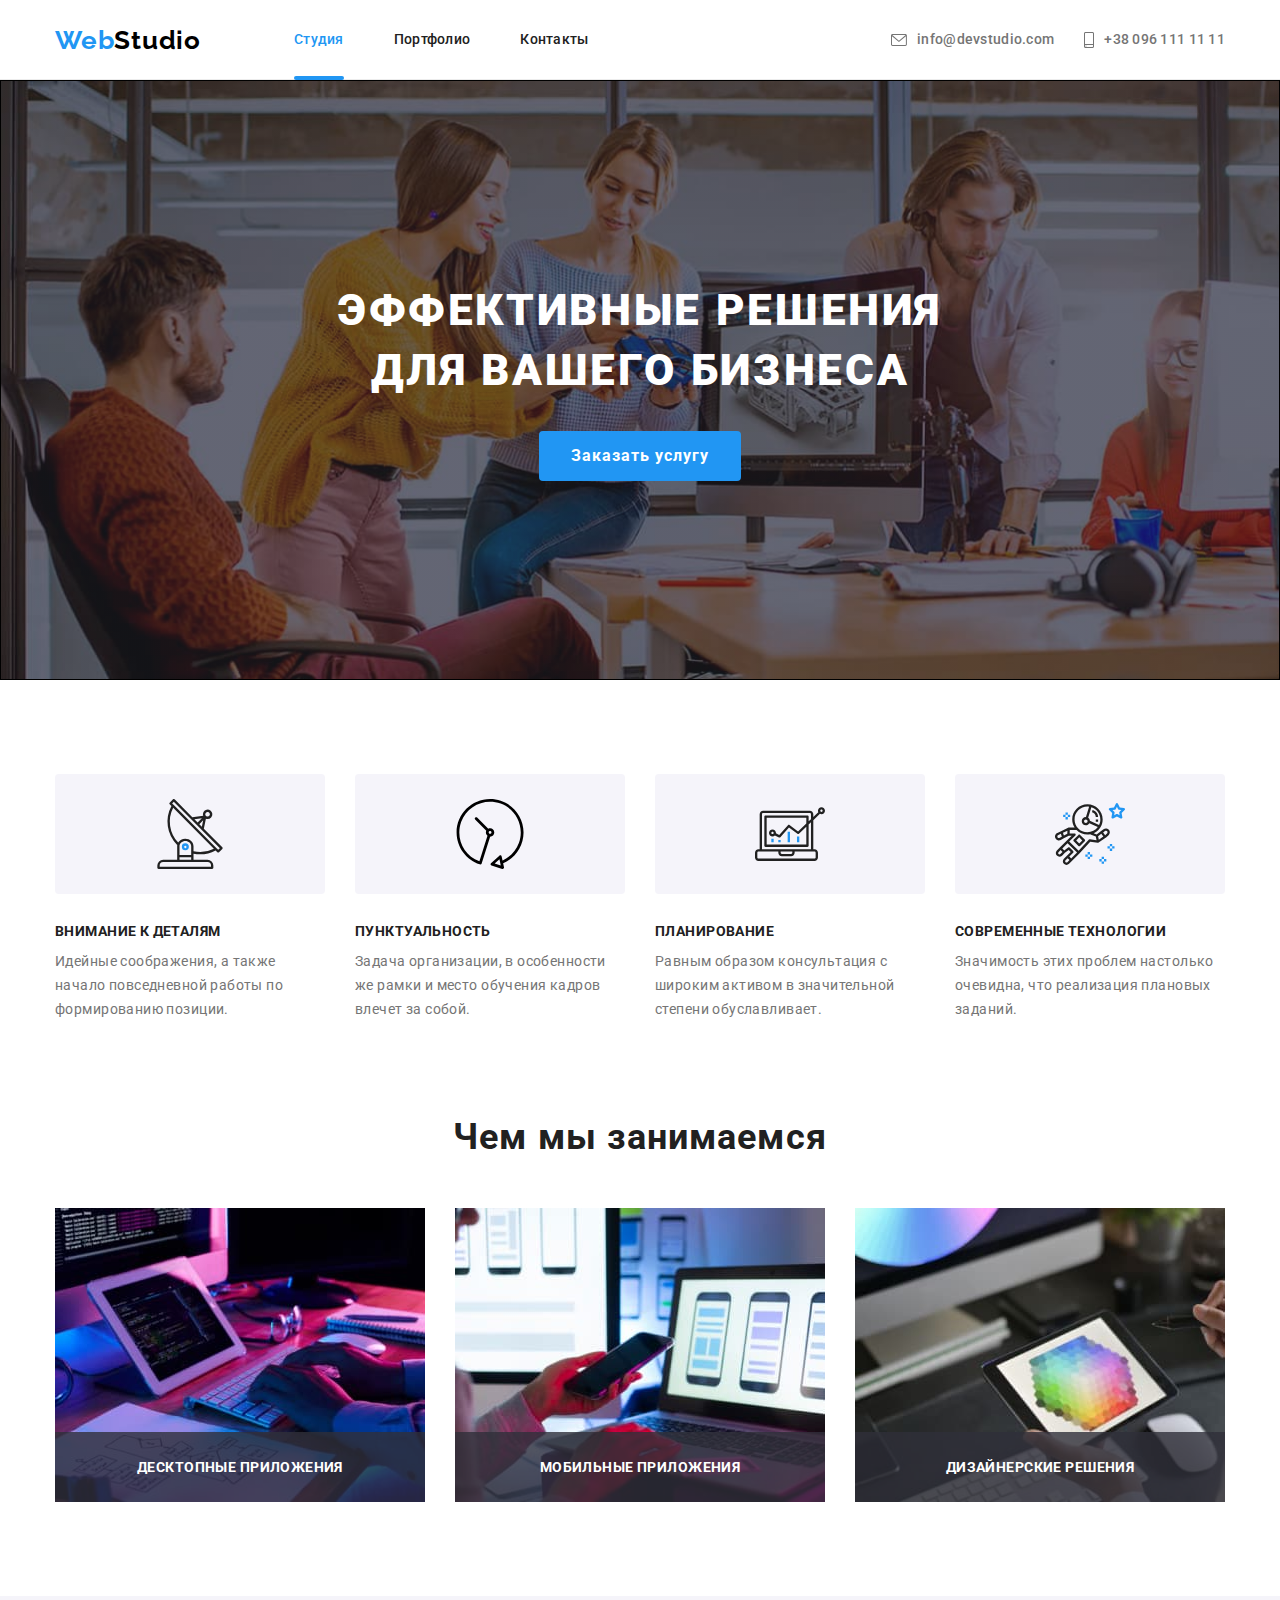
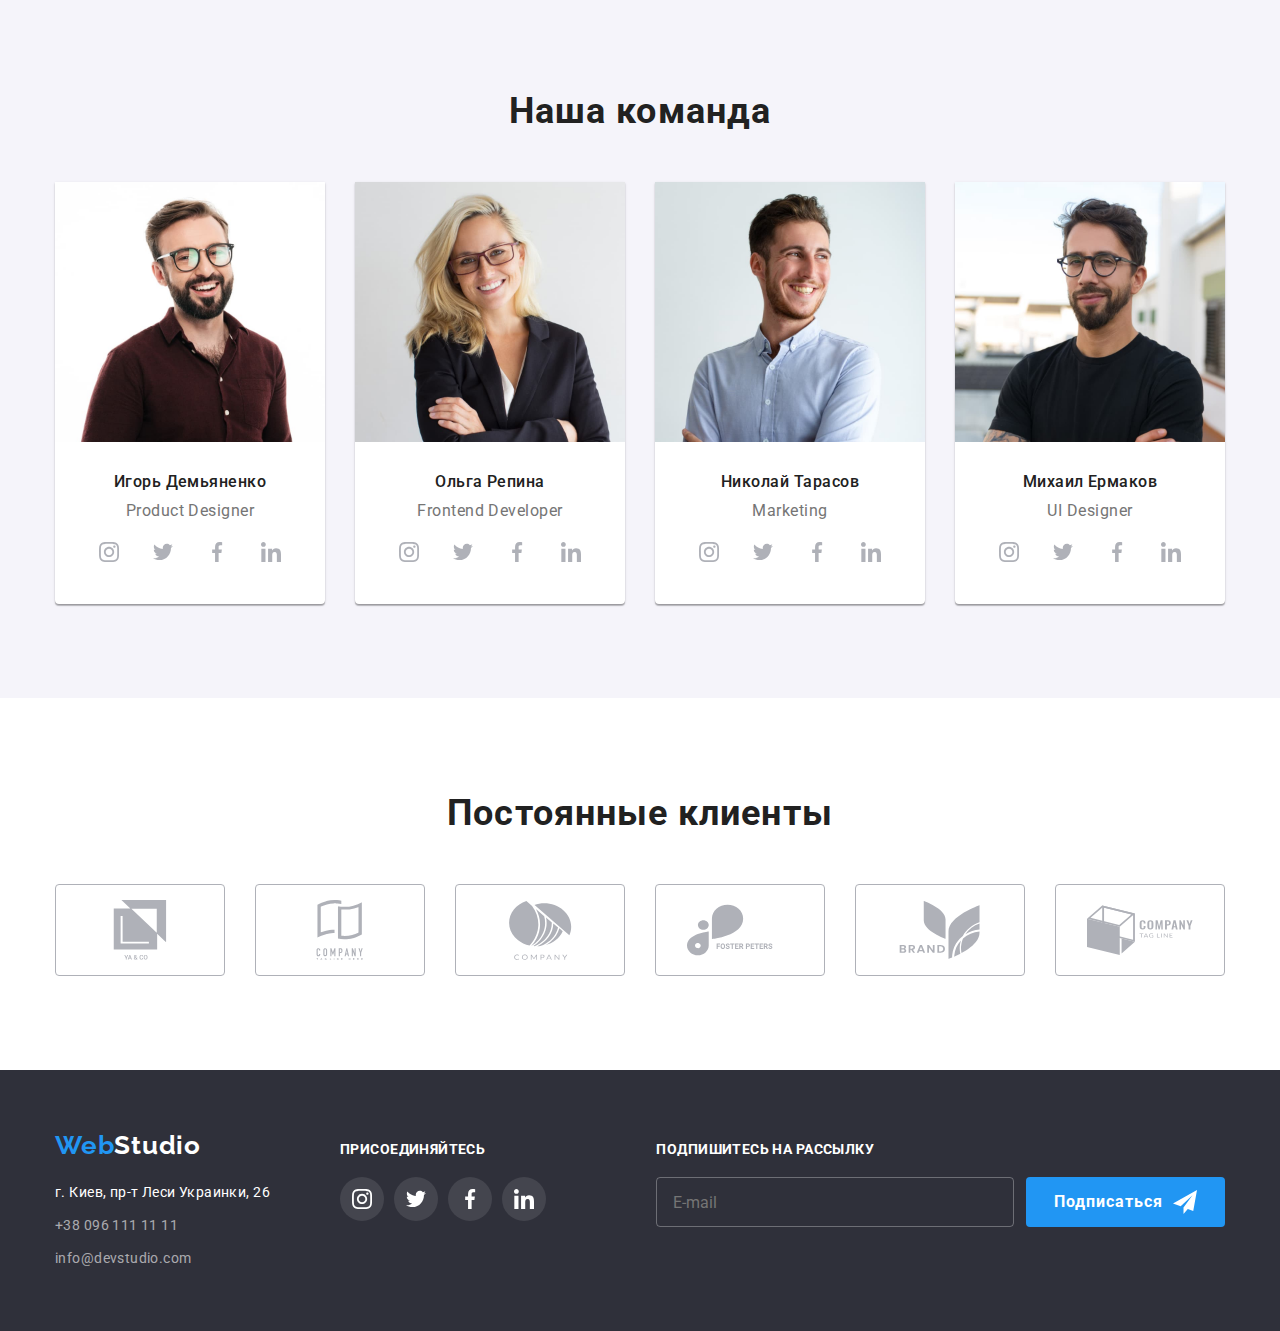
<file: index.html>
<!DOCTYPE html>
<html lang="ru">
  <head>
    <meta charset="UTF-8" />
    <meta http-equiv="X-UA-Compatible" content="IE=edge" />
    <meta name="viewport" content="width=device-width, initial-scale=1.0" />
    <title>Document</title>
    <link rel="preconnect" href="https://fonts.googleapis.com" />
    <link rel="preconnect" href="https://fonts.gstatic.com" crossorigin />
    <link
      href="https://fonts.googleapis.com/css2?family=Raleway:wght@700&family=Roboto:wght@400;500;700;900&display=swap"
      rel="stylesheet"
    />
    <link
      rel="stylesheet"
      href="https://cdnjs.cloudflare.com/ajax/libs/modern-normalize/1.1.0/modern-normalize.css"
    />
    <link rel="stylesheet" href="./css/styles.css" />
  </head>

  <body>
    <!-- header section -->
    <header class="header">
      <div class="header-container container">
        <nav class="navigation">
          <a class="logo link" lang="en" href="index.html">
            Web<span class="logo-header">Studio</span>
          </a>
          <ul class="nav-list list">
            <li class="nav-list-item">
              <a class="nav-list-link link accent current" href="./index.html">Студия</a>
            </li>
            <li class="nav-list-item">
              <a class="nav-list-link link accent" href="./portfolio.html">Портфолио</a>
            </li>
            <li class="nav-list-item">
              <a class="nav-list-link link accent" href="">Контакты</a>
            </li>
          </ul>
        </nav>
        <ul class="contacts list">
          <li class="contact-item">
            <a class="contact-link link accent" href="mailto:info@devstudio.com">
              <svg class="contact-icon" width="16" height="12">
                <use href="./images/icons.svg#envelope"></use>
              </svg>
              info@devstudio.com</a
            >
          </li>
          <li class="contact-item">
            <a class="contact-link link accent" href="tel:+380961111111">
              <svg class="contact-icon" width="10" height="16">
                <use href="./images/icons.svg#smartphone"></use>
              </svg>
              +38 096 111 11 11</a
            >
          </li>
        </ul>
      </div>
    </header>
    <!-- main content section -->
    <main class="main-section">
      <!-- hero section -->
      <section class="hero">
        <div class="hero-container container">
          <h1 class="main-title">Эффективные решения<br />для вашего бизнеса</h1>
          <button class="button" type="button" data-modal-open>Заказать услугу</button>
        </div>
      </section>
      <!--main features-->
      <section class="main-features section">
        <div class="features-container container">
          <h2 class="features-title visually-hidden">наши преимущества</h2>
          <ul class="features-list list">
            <li class="main-features-item satellite-dish">
              <h3 class="main-features-title">Внимание к деталям</h3>
              <p class="text description">
                Идейные соображения, а также начало повседневной работы по формированию позиции.
              </p>
            </li>
            <li class="main-features-item watches">
              <h3 class="main-features-title">Пунктуальность</h3>
              <p class="text description">
                Задача организации, в особенности же рамки и место обучения кадров влечет за собой.
              </p>
            </li>
            <li class="main-features-item diagram">
              <h3 class="main-features-title">Планирование</h3>
              <p class="text description">
                Равным образом консультация с широким активом в значительной степени обуславливает.
              </p>
            </li>
            <li class="main-features-item astronaut">
              <h3 class="main-features-title">Современные технологии</h3>
              <p class="text description">
                Значимость этих проблем настолько очевидна, что реализация плановых заданий.
              </p>
            </li>
          </ul>
        </div>
      </section>
      <!-- what-we-do section -->
      <section class="work-process section">
        <div class="work-process-container container">
          <h2 class="sabtitle">Чем мы занимаемся</h2>
          <ul class="work-process-list list">
            <li class="work-process-item">
              <img
                class="work-process-img"
                src="./images/box-1.jpg"
                alt="процесс разработки"
                width="370"
                height="294"
              />
              <h3 class="work-process-subtitle">Десктопные приложения</h3>
            </li>
            <li class="work-process-item">
              <img
                class="work-process-img"
                src="./images/box-2.jpg"
                alt="оформление мобильного преложения"
                width="370"
                height="294"
              />
              <h3 class="work-process-subtitle">Мобильные приложения</h3>
            </li>
            <li class="work-process-item">
              <img
                class="work-process-img"
                src="./images/box-3.jpg"
                alt="палитра цветов на планшете"
                width="370"
                height="294"
              />
              <h3 class="work-process-subtitle">Дизайнерские решения</h3>
            </li>
          </ul>
        </div>
      </section>
      <!-- Our team section -->
      <section class="our-team section">
        <div class="our-team-container container">
          <h2 class="our-team-title sabtitle">Наша команда</h2>
          <ul class="employees-list list">
            <li class="employee">
              <img
                class="employee-img"
                src="./images/img.jpg"
                alt="Игорь Демьяненко"
                width="270"
                height="260"
              />
              <div class="employeee-info-container">
                <h3 class="employee-name">Игорь Демьяненко</h3>
                <p class="position" lang="en">Product Designer</p>
                <ul class="socials-list list">
                  <li class="social-item">
                    <a href="" class="employee-social-link social-bg link">
                      <svg class="social-icon" width="20" height="20">
                        <use href="./images/icons.svg#instagram"></use>
                      </svg>
                    </a>
                  </li>
                  <li class="social-item">
                    <a href="" class="employee-social-link social-bg link">
                      <svg class="social-icon" width="20" height="20">
                        <use href="./images/icons.svg#twitter"></use>
                      </svg>
                    </a>
                  </li>
                  <li class="social-item">
                    <a href="" class="employee-social-link social-bg link">
                      <svg class="social-icon" width="20" height="20">
                        <use href="./images/icons.svg#facebook"></use>
                      </svg>
                    </a>
                  </li>
                  <li class="social-item">
                    <a href="" class="employee-social-link social-bg link">
                      <svg class="social-icon" width="20" height="20">
                        <use href="./images/icons.svg#linkedin"></use>
                      </svg>
                    </a>
                  </li>
                </ul>
              </div>
            </li>
            <li class="employee">
              <img
                class="employee-img"
                src="./images/img-1.jpg"
                alt="Ольга Репина"
                width="270"
                height="260"
              />
              <div class="employeee-info-container">
                <h3 class="employee-name">Ольга Репина</h3>
                <p class="position">Frontend Developer</p>
                <ul class="socials-list list">
                  <li class="social-item">
                    <a href="" class="employee-social-link social-bg link">
                      <svg class="social-icon" width="20" height="20">
                        <use href="./images/icons.svg#instagram"></use>
                      </svg>
                    </a>
                  </li>
                  <li class="social-item">
                    <a href="" class="employee-social-link social-bg link">
                      <svg class="social-icon" width="20" height="20">
                        <use href="./images/icons.svg#twitter"></use>
                      </svg>
                    </a>
                  </li>
                  <li class="social-item">
                    <a href="" class="employee-social-link social-bg link">
                      <svg class="social-icon" width="20" height="20">
                        <use href="./images/icons.svg#facebook"></use>
                      </svg>
                    </a>
                  </li>
                  <li class="social-item">
                    <a href="" class="employee-social-link social-bg link">
                      <svg class="social-icon" width="20" height="20">
                        <use href="./images/icons.svg#linkedin"></use>
                      </svg>
                    </a>
                  </li>
                </ul>
              </div>
            </li>
            <li class="employee">
              <img
                class="employee-img"
                src="./images/img-2.jpg"
                alt="Николай Тарасов"
                width="270"
                height="260"
              />
              <div class="employeee-info-container">
                <h3 class="employee-name">Николай Тарасов</h3>
                <p class="position">Marketing</p>
                <ul class="socials-list list">
                  <li class="social-item">
                    <a href="" class="employee-social-link social-bg link">
                      <svg class="social-icon" width="20" height="20">
                        <use href="./images/icons.svg#instagram"></use>
                      </svg>
                    </a>
                  </li>
                  <li class="social-item">
                    <a href="" class="employee-social-link social-bg link">
                      <svg class="social-icon" width="20" height="20">
                        <use href="./images/icons.svg#twitter"></use>
                      </svg>
                    </a>
                  </li>
                  <li class="social-item">
                    <a href="" class="employee-social-link social-bg link">
                      <svg class="social-icon" width="20" height="20">
                        <use href="./images/icons.svg#facebook"></use>
                      </svg>
                    </a>
                  </li>
                  <li class="social-item">
                    <a href="" class="employee-social-link social-bg link">
                      <svg class="social-icon" width="20" height="20">
                        <use href="./images/icons.svg#linkedin"></use>
                      </svg>
                    </a>
                  </li>
                </ul>
              </div>
            </li>
            <li class="employee">
              <img
                class="employee-img"
                src="./images/img-3.jpg"
                alt="Михаил Ермаков"
                width="270"
                height="260"
              />
              <div class="employeee-info-container">
                <h3 class="employee-name">Михаил Ермаков</h3>
                <p class="position">UI Designer</p>
                <ul class="socials-list list">
                  <li class="social-item">
                    <a href="" class="employee-social-link social-bg link">
                      <svg class="social-icon" width="20" height="20">
                        <use href="./images/icons.svg#instagram"></use>
                      </svg>
                    </a>
                  </li>
                  <li class="social-item">
                    <a href="" class="employee-social-link social-bg link">
                      <svg class="social-icon" width="20" height="20">
                        <use href="./images/icons.svg#twitter"></use>
                      </svg>
                    </a>
                  </li>
                  <li class="social-item">
                    <a href="" class="employee-social-link social-bg link">
                      <svg class="social-icon" width="20" height="20">
                        <use href="./images/icons.svg#facebook"></use>
                      </svg>
                    </a>
                  </li>
                  <li class="social-item">
                    <a href="" class="employee-social-link social-bg link">
                      <svg class="social-icon" width="20" height="20">
                        <use href="./images/icons.svg#linkedin"></use>
                      </svg>
                    </a>
                  </li>
                </ul>
              </div>
            </li>
          </ul>
        </div>
      </section>
      <section class="clients section">
        <div class="cliennts-container container">
          <h2 class="sabtitle">Постоянные клиенты</h2>
          <ul class="clients-list list">
            <li class="client-item">
              <a href="" class="client-link">
                <svg class="client-icon" width="106" height="60">
                  <use href="./images/icons.svg#logo-ya-co"></use>
                </svg>
              </a>
            </li>
            <li class="client-item">
              <a href="./index.html" class="client-link">
                <svg class="client-icon" width="106" height="60">
                  <use href="./images/icons.svg#logo-company-tegline"></use>
                </svg>
              </a>
            </li>
            <li class="client-item">
              <a href="" class="client-link">
                <svg class="client-icon" width="106" height="60">
                  <use href="./images/icons.svg#logo-company"></use>
                </svg>
              </a>
            </li>
            <li class="client-item">
              <a href="" class="client-link">
                <svg class="client-icon" width="106" height="60">
                  <use href="./images/icons.svg#logo-foster-peters"></use>
                </svg>
              </a>
            </li>
            <li class="client-item">
              <a href="" class="client-link">
                <svg class="client-icon" width="106" height="60">
                  <use href="./images/icons.svg#logo-brand"></use>
                </svg>
              </a>
            </li>
            <li class="client-item">
              <a href="" class="client-link">
                <svg class="client-icon" width="106" height="60">
                  <use href="./images/icons.svg#logo-company-tag-line"></use>
                </svg>
              </a>
            </li>
          </ul>
        </div>
      </section>
    </main>
    <!-- footer section -->
    <footer class="footer">
      <div class="footer-container container">
        <div class="footer-contact-container">
          <a class="logo link" lang="en" href="index.html">
            Web<span class="logo-footer">Studio</span>
          </a>
          <address class="address">
            <p class="address-text description">г. Киев, пр-т Леси Украинки, 26</p>
            <ul class="contact-footer-list list">
              <li class="contact-footer-item">
                <a class="contact-footer-link link accent description" href="tel:+380961111111"
                  >+38 096 111 11 11</a
                >
              </li>
              <li class="contact-footer-item">
                <a
                  class="contact-footer-link link accent description"
                  lang="en"
                  href="mailto:info@devstudio.com"
                  >info@devstudio.com</a
                >
              </li>
            </ul>
          </address>
        </div>

        <div class="footer-socials-container">
          <h3 class="footer-socials-title">присоединяйтесь</h3>
          <ul class="footer-socials-list list">
            <li class="social-item">
              <a href="" class="footer-social-link social-bg link">
                <svg class="social-icon" width="20" height="20">
                  <use href="./images/icons.svg#instagram"></use>
                </svg>
              </a>
            </li>
            <li class="social-item">
              <a href="" class="footer-social-link social-bg link">
                <svg class="social-icon" width="20" height="20">
                  <use href="./images/icons.svg#twitter"></use>
                </svg>
              </a>
            </li>
            <li class="social-item">
              <a href="" class="footer-social-link social-bg link">
                <svg class="social-icon" width="20" height="20">
                  <use href="./images/icons.svg#facebook"></use>
                </svg>
              </a>
            </li>
            <li class="social-item">
              <a href="" class="footer-social-link social-bg link">
                <svg class="social-icon" width="20" height="20">
                  <use href="./images/icons.svg#linkedin"></use>
                </svg>
              </a>
            </li>
          </ul>
        </div>
        <div class="footer-form-container">
          <h3 class="footer-socials-title">Подпишитесь на рассылку</h3>
          <form class="footer-form">
            <label class="footer-form-field">
              <input class="footer-input" type="email" placeholder="E-mail" />
            </label>
            <button class="footer-form-btn button" type="submit">
              <span class="footer-btn-content">
                <p class="footer-btn-name">Подписаться</p>
                <svg class="footer-btn-icon" width="24" height="24">
                  <use href="./images/icons.svg#telegram"></use>
                </svg>
              </span>
            </button>
          </form>
        </div>
      </div>
    </footer>
    <!-- modal window -->
    <div class="backdrop is-hidden" data-modal>
      <div class="modal">
        <button type="button" class="modal-close-btn" data-modal-close>
          <svg class="modal-icon-close" width="18" height="18">
            <use href="./images/icons.svg#icon-close"></use>
          </svg>
        </button>
        <p class="contact-form-title">Оставьте свои данные, мы вам перезвоним</p>
        <form class="contact-form">
          <label class="contact-form-field">
            <!-- <span class="contact-label">Имя</span> -->
            Имя
            <span class="contact-form-container">
              <input class="contact-form-input" type="text" name="name" />
              <svg class="contact-form-icon" width="18" height="18">
                <use href="./images/icons.svg#icon-person-form"></use>
              </svg>
            </span>
          </label>
          <label class="contact-form-field">
            Телефон
            <div class="contact-form-container">
              <input class="contact-form-input" type="tel" name="phone" />
              <svg class="contact-form-icon" width="18" height="18">
                <use href="./images/icons.svg#icon-phone-form"></use>
              </svg>
            </div>
          </label>
          <label class="contact-form-field">
            Почта
            <span class="contact-form-container">
              <input class="contact-form-input" type="email" name="mail" />
              <svg class="contact-form-icon" width="18" height="18">
                <use href="./images/icons.svg#icon-email-form"></use>
              </svg>
            </span>
          </label>
          <label class="contact-form-field textarea-field">
            Комментарий
            <textarea
              class="texarea-input contact-form-input"
              name="user-message"
              placeholder="Введите текст"
            ></textarea>
          </label>
          <div class="checkbox-container">
            <input
              class="checkbox-form visually-hidden"
              type="checkbox"
              value="license"
              id="license"
            />
            <label class="checkbox-field" for="license">
              Соглашаюсь с рассылкой и принимаю&nbsp;
              <a class="license-link" href="">Условия договора</a>
              <span class="checkbox-icon"></span>
            </label>
          </div>

          <button class="button" type="submit">Отправить</button>
        </form>
      </div>
    </div>
    <script src="./js/modal.js"></script>
  </body>
</html>
</file>
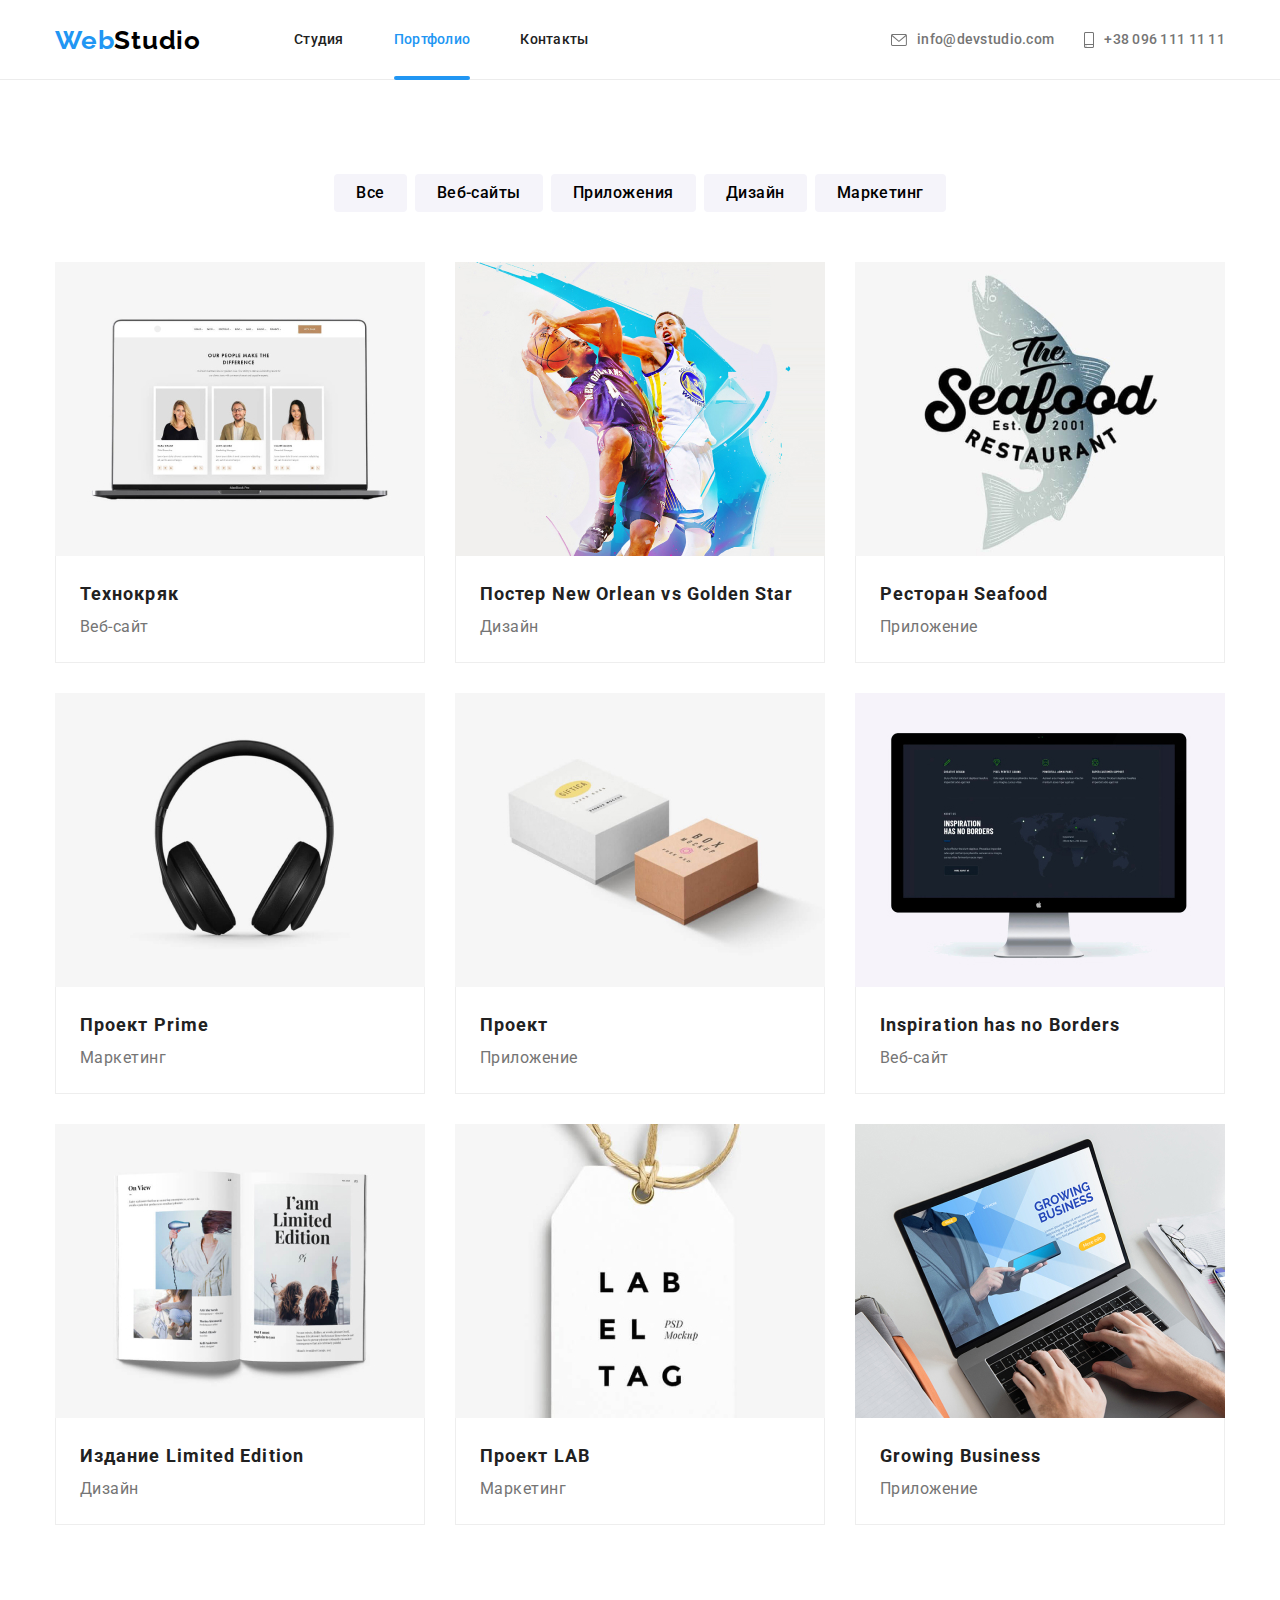
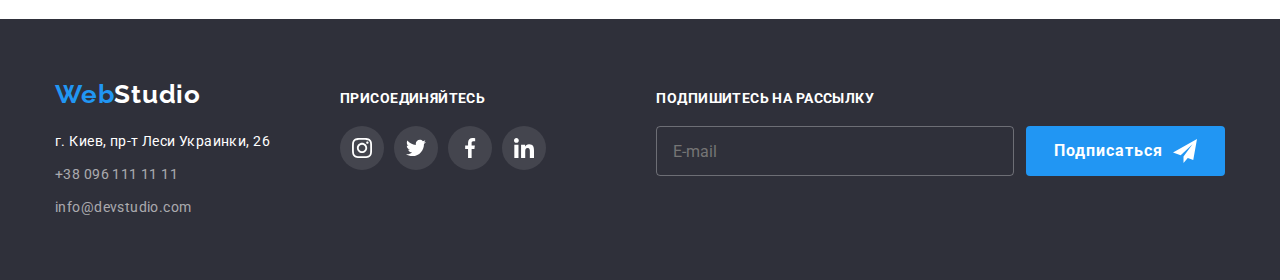
<file: portfolio.html>
<!DOCTYPE html>
<html lang="ru">
  <head>
    <meta charset="UTF-8" />
    <meta http-equiv="X-UA-Compatible" content="IE=edge" />
    <meta name="viewport" content="width=device-width, initial-scale=1.0" />
    <title>Document</title>
    <link rel="preconnect" href="https://fonts.googleapis.com" />
    <link rel="preconnect" href="https://fonts.gstatic.com" crossorigin />
    <link
      href="https://fonts.googleapis.com/css2?family=Raleway:wght@700&family=Roboto:wght@400;500;700;900&display=swap"
      rel="stylesheet"
    />
    <link
      rel="stylesheet"
      href="https://cdnjs.cloudflare.com/ajax/libs/modern-normalize/1.1.0/modern-normalize.css"
    />
    <link rel="stylesheet" href="./css/styles.css" />
  </head>

  <body>
    <!-- header section -->
    <header class="header">
      <div class="header-container container">
        <nav class="navigation">
          <a class="logo link" lang="en" href="index.html">
            Web<span class="logo-header">Studio</span>
          </a>
          <ul class="nav-list list">
            <li class="nav-list-item">
              <a class="nav-list-link link accent" href="./index.html">Студия</a>
            </li>
            <li class="nav-list-item">
              <a class="nav-list-link link accent current" href="./portfolio.html">Портфолио</a>
            </li>
            <li class="nav-list-item">
              <a class="nav-list-link link accent" href="">Контакты</a>
            </li>
          </ul>
        </nav>
        <ul class="contacts list">
          <li class="contact-item">
            <a class="contact-link link accent" href="mailto:info@devstudio.com">
              <svg class="contact-icon" width="16" height="12">
                <use href="./images/icons.svg#envelope"></use>
              </svg>
              info@devstudio.com</a
            >
          </li>
          <li class="contact-item">
            <a class="contact-link link accent" href="tel:+380961111111">
              <svg class="contact-icon" width="10" height="16">
                <use href="./images/icons.svg#smartphone"></use>
              </svg>
              +38 096 111 11 11</a
            >
          </li>
        </ul>
      </div>
    </header>
    <!-- main content section -->
    <main class="portfolio">
      <!-- Filter section -->
      <section class="portfolio-filter section">
        <h1 class="portfolio-main-title visually-hidden">Портфолио</h1>
        <div class="portfolio-container container">
          <h2 class="filter-title visually-hidden">Примеры работ</h2>
          <ul class="filter-list list">
            <li class="filter-item">
              <button class="filter-button" type="button">Все</button>
            </li>
            <li class="filter-item">
              <button class="filter-button" type="button">Веб-сайты</button>
            </li>
            <li class="filter-item">
              <button class="filter-button" type="button">Приложения</button>
            </li>
            <li class="filter-item">
              <button class="filter-button" type="button">Дизайн</button>
            </li>
            <li class="filter-item">
              <button class="filter-button" type="button">Маркетинг</button>
            </li>
          </ul>

          <ul class="portfolio-list list">
            <li class="portfolio-item">
              <a href="" class="portfolio-link link">
                <div class="portfolio-img-overlay">
                  <img
                    class="portfolio-img"
                    src="./images/portfolio/technocrack.jpg"
                    alt="ноутбук"
                    width="370"
                    height="294"
                  />
                  <p class="portfolio-overlay">
                    Технокряк это современная площадка распространения коронавируса. Компании
                    используют эту платформу для цифрового шпионажа и атак на защищённые сервера
                    конкурентов.
                  </p>
                </div>

                <div class="portfolio-info">
                  <h3 class="portfolio-name">Технокряк</h3>
                  <p class="portfolio-type">Веб-сайт</p>
                </div>
              </a>
            </li>
            <li class="portfolio-item">
              <a href="" class="portfolio-link link">
                <div class="portfolio-img-overlay">
                  <img
                    class="portfolio-img"
                    src="./images/portfolio/basketball.jpg"
                    alt=",баскетболисты"
                    width="370"
                    height="294"
                  />
                  <p class="portfolio-overlay">
                    Технокряк это современная площадка распространения коронавируса. Компании
                    используют эту платформу для цифрового шпионажа и атак на защищённые сервера
                    конкурентов.
                  </p>
                </div>

                <div class="portfolio-info">
                  <h3 class="portfolio-name">Постер New Orlean vs Golden Star</h3>
                  <p class="portfolio-type">Дизайн</p>
                </div>
              </a>
            </li>
            <li class="portfolio-item">
              <a href="" class="portfolio-link link">
                <div class="portfolio-img-overlay">
                  <img
                    class="portfolio-img"
                    src="./images/portfolio/seafood.jpg"
                    alt="логотип seafood"
                    width="370"
                    height="294"
                  />
                  <p class="portfolio-overlay">
                    Технокряк это современная площадка распространения коронавируса. Компании
                    используют эту платформу для цифрового шпионажа и атак на защищённые сервера
                    конкурентов.
                  </p>
                </div>

                <div class="portfolio-info">
                  <h3 class="portfolio-name">Ресторан Seafood</h3>
                  <p class="portfolio-type">Приложение</p>
                </div>
              </a>
            </li>
            <li class="portfolio-item">
              <a href="" class="portfolio-link link">
                <div class="portfolio-img-overlay">
                  <img
                    class="portfolio-img"
                    src="./images/portfolio/prime.jpg"
                    alt="наушники"
                    width="370"
                    height="294"
                  />
                  <p class="portfolio-overlay">
                    Технокряк это современная площадка распространения коронавируса. Компании
                    используют эту платформу для цифрового шпионажа и атак на защищённые сервера
                    конкурентов.
                  </p>
                </div>

                <div class="portfolio-info">
                  <h3 class="portfolio-name">Проект Prime</h3>
                  <p class="portfolio-type">Маркетинг</p>
                </div></a
              >
            </li>
            <li class="portfolio-item">
              <a href="" class="portfolio-link link">
                <div class="portfolio-img-overlay">
                  <img
                    class="portfolio-img"
                    src="./images/portfolio/boxes.jpg"
                    alt="коробки"
                    width="370"
                    height="294"
                  />
                  <p class="portfolio-overlay">
                    Технокряк это современная площадка распространения коронавируса. Компании
                    используют эту платформу для цифрового шпионажа и атак на защищённые сервера
                    конкурентов.
                  </p>
                </div>

                <div class="portfolio-info">
                  <h3 class="portfolio-name">Проект</h3>
                  <p class="portfolio-type">Приложение</p>
                </div></a
              >
            </li>
            <li class="portfolio-item">
              <a href="" class="portfolio-link link">
                <div class="portfolio-img-overlay">
                  <img
                    class="portfolio-img"
                    src="./images/portfolio/no_bodrers_site.jpg"
                    alt="персональный компьютер"
                    width="370"
                    height="294"
                  />
                  <p class="portfolio-overlay">
                    Технокряк это современная площадка распространения коронавируса. Компании
                    используют эту платформу для цифрового шпионажа и атак на защищённые сервера
                    конкурентов.
                  </p>
                </div>

                <div class="portfolio-info">
                  <h3 class="portfolio-name">Inspiration has no Borders</h3>
                  <p class="portfolio-type">Веб-сайт</p>
                </div></a
              >
            </li>
            <li class="portfolio-item">
              <a href="" class="portfolio-link link">
                <div class="portfolio-img-overlay">
                  <img
                    class="portfolio-img"
                    src="./images/portfolio/limited_edition.jpg"
                    alt="книга"
                    width="370"
                    height="294"
                  />
                  <p class="portfolio-overlay">
                    Технокряк это современная площадка распространения коронавируса. Компании
                    используют эту платформу для цифрового шпионажа и атак на защищённые сервера
                    конкурентов.
                  </p>
                </div>

                <div class="portfolio-info">
                  <h3 class="portfolio-name">Издание Limited Edition</h3>
                  <p class="portfolio-type">Дизайн</p>
                </div></a
              >
            </li>
            <li class="portfolio-item">
              <a href="" class="portfolio-link link">
                <div class="portfolio-img-overlay">
                  <img
                    class="portfolio-img"
                    src="./images/portfolio/lablel_tag.jpg"
                    alt="этикетка"
                    width="370"
                    height="294"
                  />
                  <p class="portfolio-overlay">
                    Технокряк это современная площадка распространения коронавируса. Компании
                    используют эту платформу для цифрового шпионажа и атак на защищённые сервера
                    конкурентов.
                  </p>
                </div>

                <div class="portfolio-info">
                  <h3 class="portfolio-name">Проект LAB</h3>
                  <p class="portfolio-type">Маркетинг</p>
                </div></a
              >
            </li>
            <li class="portfolio-item">
              <a href="" class="portfolio-link link">
                <div class="portfolio-img-overlay">
                  <img
                    class="portfolio-img"
                    src="./images/portfolio/growing_business.jpg"
                    alt="ноутбук"
                    width="370"
                    height="294"
                  />
                  <p class="portfolio-overlay">
                    Технокряк это современная площадка распространения коронавируса. Компании
                    используют эту платформу для цифрового шпионажа и атак на защищённые сервера
                    конкурентов.
                  </p>
                </div>

                <div class="portfolio-info">
                  <h3 class="portfolio-name">Growing Business</h3>
                  <p class="portfolio-type">Приложение</p>
                </div></a
              >
            </li>
          </ul>
        </div>
      </section>
    </main>
    <!-- footer section -->
    <footer class="footer">
      <div class="footer-container container">
        <div class="footer-contact-container">
          <a class="logo link" lang="en" href="index.html">
            Web<span class="logo-footer">Studio</span>
          </a>
          <address class="address">
            <p class="address-text description">г. Киев, пр-т Леси Украинки, 26</p>
            <ul class="contact-footer-list list">
              <li class="contact-footer-item">
                <a class="contact-footer-link link accent description" href="tel:+380961111111"
                  >+38 096 111 11 11</a
                >
              </li>
              <li class="contact-footer-item">
                <a
                  class="contact-footer-link link accent description"
                  lang="en"
                  href="mailto:info@devstudio.com"
                  >info@devstudio.com</a
                >
              </li>
            </ul>
          </address>
        </div>

        <div class="footer-socials-container">
          <h3 class="footer-socials-title">присоединяйтесь</h3>
          <ul class="footer-socials-list list">
            <li class="social-item">
              <a href="" class="footer-social-link social-bg link">
                <svg class="social-icon" width="20" height="20">
                  <use href="./images/icons.svg#instagram"></use>
                </svg>
              </a>
            </li>
            <li class="social-item">
              <a href="" class="footer-social-link social-bg link">
                <svg class="social-icon" width="20" height="20">
                  <use href="./images/icons.svg#twitter"></use>
                </svg>
              </a>
            </li>
            <li class="social-item">
              <a href="" class="footer-social-link social-bg link">
                <svg class="social-icon" width="20" height="20">
                  <use href="./images/icons.svg#facebook"></use>
                </svg>
              </a>
            </li>
            <li class="social-item">
              <a href="" class="footer-social-link social-bg link">
                <svg class="social-icon" width="20" height="20">
                  <use href="./images/icons.svg#linkedin"></use>
                </svg>
              </a>
            </li>
          </ul>
        </div>
        <div class="footer-form-container">
          <h3 class="footer-socials-title">Подпишитесь на рассылку</h3>
          <form class="footer-form">
            <label class="footer-form-field">
              <input class="footer-input" type="email" placeholder="E-mail" />
            </label>
            <button class="footer-form-btn button" type="submit">
              <span class="footer-btn-content">
                <p class="footer-btn-name">Подписаться</p>
                <svg class="footer-btn-icon" width="24" height="24">
                  <use href="./images/icons.svg#telegram"></use>
                </svg>
              </span>
            </button>
          </form>
        </div>
      </div>
    </footer>
  </body>
</html>
</file>
<file: css/styles.css>
:root {
  --primary-font-family: 'Roboto', sans-serif;
  --secondary-font-family: 'Raleway', sans-serif;
  --accent-color: #2196f3;
  --primary-title-color: #212121;
  --secondary-title-color: #ffffff;
  --text-color: #757575;
  --primary-logo-color: #000000;
  --secondary-logo-color: #ffffff;
  --primery-background-color: #ffffff;
  --secondary-background-color: #2f303a;
  --button-hover: #188ce8;
  --secondary-main-bg-color: #f5f4fa;
  --primery-icon-color: #afb1b8;
  --social-bg-colour: transparent;
}

.list {
  list-style: none;
}
.link {
  text-decoration: none;
}

h1,
h2,
h3,
h4,
h5,
h6,
p {
  margin-top: 0;
  margin-bottom: 0;
}

ul,
ol {
  margin-top: 0;
  margin-bottom: 0;
  padding-left: 0;
}

body {
  margin: 0;

  color: var(--primary-title-color);

  font-family: var(--primary-font-family);
}

/* =====START COMPONENTS===== */

.visually-hidden {
  position: absolute;
  width: 1px;
  height: 1px;
  margin: -1px;
  border: 0;
  padding: 0;
  white-space: nowrap;
  clip-path: inset(100%);
  clip: rect(0 0 0 0);
  overflow: hidden;
}

.container {
  width: 1200px;
  margin: 0 auto;
  padding-right: 15px;
  padding-left: 15px;
}

.section {
  padding-top: 94px;
  padding-bottom: 94px;
}

.accent:hover,
.accent:focus {
  color: var(--accent-color);
}

.button {
  padding: 10px 32px;
  border: none;
  border-radius: 4px;
  cursor: pointer;

  color: var(--secondary-title-color);
  background-color: var(--accent-color);

  font-family: var(--primary-font-family);
  font-weight: 700;
  font-size: 16px;
  line-height: 1.88;
  letter-spacing: 0.06em;
  transition: background-color 250ms cubic-bezier(0.4, 0, 0.2, 1);
}

.button:hover,
.button:focus {
  background-color: var(--button-hover);
}

.sabtitle {
  margin-bottom: 50px;
  font-weight: 700;
  font-size: 36px;
  line-height: 1.17;
  text-align: center;
  letter-spacing: 0.03em;
}

.description {
  font-size: 14px;
  line-height: 1.71;
  letter-spacing: 0.03em;
}

.social-bg {
  display: flex;
  width: 44px;
  height: 44px;
  background-color: transparent;
  justify-content: center;
  align-items: center;
  border-radius: 50%;
  transition: background-color 250ms cubic-bezier(0.4, 0, 0.2, 1);
}

.social-item:not(:last-child) {
  margin-right: 10px;
}

.social-bg:hover,
.social-bg:focus {
  background-color: var(--accent-color);
}

/* =====END COMPONENTS===== */

/* ======START HEADER====== */

.header-container {
  display: flex;
  align-items: center;
}

.header {
  position: relative;
  background-color: var(--primery-background-color);
  font-weight: 500;
  font-size: 14px;
  line-height: 1.14;
  letter-spacing: 0.02em;
}

.header::after {
  position: absolute;
  bottom: 0;
  left: 0;
  content: '';
  width: 100%;
  height: 1px;
  background-color: #ececec;
}

.navigation {
  display: flex;
  align-items: center;
}

.logo {
  color: var(--accent-color);

  font-family: var(--secondary-font-family);
  font-weight: 700;
  font-size: 26px;
  line-height: 1.19;
  letter-spacing: 0.03em;
}
.logo-header {
  margin-right: 93px;

  color: var(--primary-logo-color);
}

.nav-list {
  display: flex;
}

.nav-list-item:not(:last-child) {
  margin-right: 50px;
}

.nav-list-link {
  position: relative;
  display: inline-block;
  padding: 32px 0;
  color: var(--primary-title-color);
  transition: color 250ms cubic-bezier(0.4, 0, 0.2, 1);
}

.nav-list-link.current::after {
  content: '';
  position: absolute;
  background-color: var(--accent-color);
  bottom: 0;
  left: 0;
  width: 100%;
  height: 4px;
  border-radius: 2px;
  z-index: 1;
}

.nav-list-link.current {
  color: var(--accent-color);
}

.contacts {
  display: flex;
  margin-left: auto;
}

.contact-item:not(:last-child) {
  margin-right: 30px;
}

.contact-link {
  display: flex;
  justify-content: center;
  align-items: center;
  color: var(--text-color);
  transition: color 250ms cubic-bezier(0.4, 0, 0.2, 1);
}

.contact-icon {
  fill: currentColor;
  margin-right: 10px;
}

/* ======END HEADER====== */

.main-section {
  background-color: var(--primery-background-color);
}

/* ======START HERO====== */

.hero {
  max-width: 1600px;
  height: 600px;
  margin: 0 auto;
  padding-top: 200px;
  padding-bottom: 200px;

  background-image: linear-gradient(to right, rgba(47, 48, 58, 0.4), rgba(47, 48, 58, 0.4)),
    url(../images/bg-img.jpg);
  border: 1px solid #000000;
  background-size: cover;
  background-repeat: no-repeat;
  background-color: #c4c4c4;
  text-align: center;
}

.main-title {
  margin-bottom: 30px;

  color: var(--secondary-title-color);

  font-weight: 900;
  font-size: 44px;
  line-height: 1.36;
  letter-spacing: 0.06em;
  text-transform: uppercase;
}

/* ======END HERO====== */

/* ======START MAIN FEATURES====== */

.features-list {
  display: flex;
  justify-content: space-between;
}

.icon {
  display: flex;
  height: 120px;
  background-color: var(--secondary-main-bg-color);
  justify-content: center;
  align-items: center;
  border-radius: 4px;
  margin-bottom: 30px;
}

.main-features-item::before {
  content: '';
  display: block;
  height: 120px;
  margin-bottom: 30px;
  border-radius: 4px;
  background-size: 70px 70px;
  background-repeat: no-repeat;
  background-position: center;
  background-color: var(--secondary-main-bg-color);
}

.satellite-dish::before {
  background-image: url(../images/main-features/satellite-dish.svg);
}

.watches::before {
  background-image: url(../images/main-features/watches.svg);
}

.diagram::before {
  background-image: url(../images/main-features/diagram.svg);
}

.astronaut::before {
  background-image: url(../images/main-features/astronaut.svg);
}

.main-features-item {
  flex-basis: calc((100% - 90px) / 4);
}

.main-features-title {
  margin-bottom: 10px;

  font-weight: 700;
  font-size: 14px;
  line-height: 1.14;
  letter-spacing: 0.03em;
  text-transform: uppercase;
}

.text {
  color: var(--text-color);
}

/* ======END MAIN FEATURES====== */

/* ======START WORK PROCESS====== */

.work-process {
  padding-top: 0;
}

.work-process-list {
  display: flex;
  justify-content: space-between;
}

.work-process-item {
  position: relative;
}

.work-process-subtitle {
  position: absolute;
  bottom: 0;
  left: 0;

  display: block;

  width: 100%;
  padding-top: 27px;
  padding-bottom: 27px;
  text-align: center;

  background-color: rgba(47, 48, 58, 0.8);
  color: var(--secondary-title-color);

  font-size: 14px;
  line-height: 16px;
  text-align: center;
  letter-spacing: 0.03em;
  text-transform: uppercase;
}

.work-process-img {
  display: block;
}

/* ======END WORK PROCESS====== */

/* ======START OUR TEAM====== */

.our-team {
  background-color: var(--secondary-main-bg-color);
}

.our-team-title {
  margin-bottom: 50px;
}

.employees-list {
  display: flex;
  flex-wrap: wrap;
  margin-left: -30px;
  margin-top: -30px;
}

.employee {
  flex-basis: calc(100% / 4 - 30px);
  margin-left: 30px;
  margin-top: 30px;

  text-align: center;
  background-color: var(--primery-background-color);
  border-radius: 0px 0px 4px 4px;
  box-shadow: 0px 1px 3px rgba(0, 0, 0, 0.12), 0px 1px 1px rgba(0, 0, 0, 0.14),
    0px 2px 1px rgba(0, 0, 0, 0.2);
}

.employee-img {
  display: block;
}

.employeee-info-container {
  padding: 30px 32px;
}

.employee-name,
.position {
  font-size: 16px;
  line-height: 1.19;
  letter-spacing: 0.03em;
}

.employee-name {
  font-weight: 500;
  margin-bottom: 10px;
}

.position {
  color: var(--text-color);
  font-weight: 400;
  margin-bottom: 10px;
}

.socials-list {
  display: flex;
  justify-content: center;
}

.social-icon {
  fill: #afb1b8;
  transition: fill 250ms cubic-bezier(0.4, 0, 0.2, 1);
}

.employee-social-link:hover .social-icon,
.employee-social-link:focus .social-icon {
  fill: #ffffff;
}
/* ======END OUR TEAM====== */

/* ======START CLIENTS====== */
.clients-list {
  display: flex;
  flex-wrap: wrap;
  margin-left: -30px;
  margin-top: -30px;
}

.client-item {
  flex-basis: calc(100% / 6 - 30px);
  margin-left: 30px;
  margin-top: 30px;
}

.client-link {
  display: flex;
  height: 92px;
  width: 170px;
  border: 1px solid var(--primery-icon-color);
  border-radius: 4px;
  justify-content: center;
  align-items: center;
  transition: border 250ms cubic-bezier(0.4, 0, 0.2, 1);
}

.client-link:hover,
.client-link:focus {
  border-color: var(--accent-color);
}

.client-icon {
  fill: var(--primery-icon-color);
  transition: fill 250ms cubic-bezier(0.4, 0, 0.2, 1);
}
.client-link:hover .client-icon,
.client-link:focus .client-icon {
  fill: var(--accent-color);
}

/* ======END CLIENTS====== */

/* ======START FOOTER====== */

.footer {
  padding-top: 60px;
  padding-bottom: 60px;

  background-color: var(--secondary-background-color);
  color: var(--secondary-title-color);
}

.footer-container {
  display: flex;
  align-items: baseline;
}

.logo-footer {
  color: var(--secondary-logo-color);
}

.footer .logo {
  display: inline-block;
  margin-bottom: 20px;
}

.address {
  font-style: normal;
}

.address-text {
  margin-bottom: 9px;
}

.contact-footer-item:not(:last-child) {
  margin-bottom: 9px;
}

.contact-footer-link {
  color: rgba(255, 255, 255, 0.6);
  transition: color 250ms cubic-bezier(0.4, 0, 0.2, 1);
}

.footer-contact-container {
  margin-right: 70px;
}

.footer-socials-title {
  font-weight: bold;
  font-size: 14px;
  line-height: 16px;
  letter-spacing: 0.03em;
  text-transform: uppercase;
  margin-bottom: 20px;
}

.footer-socials-list {
  display: flex;
}

.footer-social-link {
  background-color: rgba(255, 255, 255, 0.1);
}

.footer-social-link .social-icon {
  fill: var(--secondary-title-color);
}

.footer-form-container {
  margin-left: auto;
}

.footer-form {
  display: flex;
}

.footer-form-field {
  margin-right: 12px;
}

.footer-input {
  padding-left: 16px;
  width: 358px;
  height: 50px;
  background-color: transparent;
  border: 1px solid rgba(255, 255, 255, 0.3);
  border-radius: 4px;
  color: #ffffff;
}

.footer-input:focus {
  outline: none;
}

.footer-btn-content {
  display: flex;
  justify-content: center;
  align-items: center;
}

.footer-form-btn {
  padding-left: 28px;
  padding-right: 28px;
}

.footer-btn-name {
  margin-right: 10px;
}

/* ======END FOOTER====== */

/* START MODAL WINDOW */
.backdrop {
  position: fixed;
  top: 0;
  left: 0;
  width: 100vw;
  height: 100vh;
  background-color: rgba(0, 0, 0, 0.2);
  transition: opacity 250ms cubic-bezier(0.4, 0, 0.2, 1),
    visibility 250ms cubic-bezier(0.4, 0, 0.2, 1);
}

.backdrop.is-hidden {
  opacity: 0;
  visibility: hidden;
  pointer-events: none;
}

.modal {
  position: absolute;
  top: 50%;
  left: 50%;
  transform: translate(-50%, -50%);
  border-radius: 4px;
  width: 528px;
  height: 581px;

  padding: 40px;
  background-color: var(--primery-background-color);
  box-shadow: 0px 1px 3px rgba(0, 0, 0, 0.12), 0px 1px 1px rgba(0, 0, 0, 0.14),
    0px 2px 1px rgba(0, 0, 0, 0.2);
}

.modal-close-btn {
  display: flex;
  justify-content: center;
  align-items: center;
  width: 30px;
  height: 30px;
  border-radius: 50%;
  border: 1px solid rgba(0, 0, 0, 0.1);
  background-color: transparent;
  padding: 0;
  position: absolute;
  top: 8px;
  right: 8px;
  cursor: pointer;
  transition: fill 250ms cubic-bezier(0.4, 0, 0.2, 1);
}

.modal-close-btn:hover,
.modal-close-btn:focus {
  fill: var(--accent-color);
}

.contact-form-title {
  margin-bottom: 12px;

  font-weight: 700;
  font-size: 20px;
  line-height: 1.15;
  text-align: center;
  letter-spacing: 0.03em;
}

.contact-form-field {
  display: block;
  margin-bottom: 10px;
  display: block;
  font-weight: 400;
  font-size: 12px;
  line-height: 1.17;
  letter-spacing: 0.01em;

  color: #757575;
}

.contact-form-container {
  display: block;
  margin-top: 4px;
  position: relative;
}

.contact-form-input {
  width: 100%;
  height: 40px;

  padding-left: 42px;
  border: 1px solid rgba(33, 33, 33, 0.2);
  border-radius: 4px;
  transition: border-color 250ms cubic-bezier(0.4, 0, 0.2, 1);
}

.contact-form-input:focus {
  outline: none;
  border-color: var(--accent-color);
}

.contact-form-input:focus + .contact-form-icon {
  fill: var(--accent-color);
}

.contact-form-icon {
  position: absolute;
  top: 50%;
  left: 12px;
  transform: translateY(-50%);
  transition: fill 250ms cubic-bezier(0.4, 0, 0.2, 1);
}

.textarea-field {
  margin-bottom: 20px;
}

.texarea-input {
  display: block;
  height: 120px;

  margin-top: 4px;
  padding: 12px 16px;
  resize: none;
}

.texarea-input::placeholder {
  font-weight: 400;
  font-size: 14px;
  line-height: 1.14;
  letter-spacing: 0.01em;
  color: rgba(117, 117, 117, 0.5);
}

.checkbox-field {
  display: flex;
  align-items: center;
  justify-content: center;
  margin-bottom: 30px;
  padding-top: 5px;
  padding-bottom: 4px;

  font-weight: 400;
  font-size: 14px;
  line-height: 1.71px;
  letter-spacing: 0.03em;

  color: #757575;
}

.checkbox-field::before {
  content: '';
  width: 16px;
  height: 15px;
  border: 2px solid #000000;
  border-radius: 2px;
  cursor: pointer;
  margin-right: 8px;
}

.checkbox-form:focus + .checkbox-field::before {
  border-color: var(--accent-color);
}

.checkbox-form:checked:focus + .checkbox-field::before {
  background-color: var(--accent-color);
  background-image: url(../images/check_tick.svg);
  background-size: contain;
  background-origin: border-box;
  border-color: transparent;
}

.license-link {
  color: var(--accent-color);
}

.contact-form .button {
  display: block;
  margin: 0 auto;

  padding-left: 55px;
  padding-right: 55px;
}

/* START MODAL WINDOW */

/* PORTFOLIO */

.filter-list {
  display: flex;
  justify-content: center;
  margin-bottom: 50px;
}

.filter-item:not(:last-child) {
  margin-right: 8px;
}

.filter-button {
  padding-top: 6px;
  padding-right: 22px;
  padding-bottom: 6px;
  padding-left: 22px;

  background-color: #f5f4fa;

  font-family: var(--primary-font-family);
  border: none;
  cursor: pointer;
  font-style: normal;
  font-weight: 500;
  font-size: 16px;
  line-height: 1.63;
  text-align: center;
  letter-spacing: 0.03em;
  border-radius: 4px;
  transition: background-color 250ms cubic-bezier(0.4, 0, 0.2, 1),
    box-shadow 250ms cubic-bezier(0.4, 0, 0.2, 1);
}

.filter-button:hover,
.filter-button:focus {
  background-color: var(--accent-color);
  color: var(--secondary-title-color);
  box-shadow: 0px 3px 1px rgba(0, 0, 0, 0.1), 0px 1px 2px rgba(0, 0, 0, 0.08),
    0px 2px 2px rgba(0, 0, 0, 0.12);
}

.portfolio-list {
  display: flex;
  flex-wrap: wrap;
  margin-left: -30px;
  margin-top: -30px;
}

.portfolio-item {
  flex-basis: calc(100% / 3 - 30px);
  margin-left: 30px;
  margin-top: 30px;
}

.portfolio-link {
  display: block;
  color: inherit;
  transition: box-shadow 250ms cubic-bezier(0.4, 0, 0.2, 1);
}

.portfolio-link:hover {
  box-shadow: 0px 1px 1px rgba(0, 0, 0, 0.12), 0px 4px 4px rgba(0, 0, 0, 0.06),
    1px 4px 6px rgba(0, 0, 0, 0.16);
}

.portfolio-link:hover .portfolio-overlay,
.portfolio-link:focus .portfolio-overlay {
  transform: translateY(0);
}

.portfolio-img-overlay {
  position: relative;
  overflow: hidden;
}

.portfolio-overlay {
  position: absolute;
  top: 0;
  left: 0;
  width: 100%;
  height: 100%;
  overflow: auto;

  padding: 63px 24px;
  background-color: rgba(33, 150, 243, 0.9);
  color: var(--secondary-title-color);
  font-weight: 400;
  font-size: 18px;
  line-height: 1.56;
  letter-spacing: 0.03em;
  transform: translateY(100%);
  transition: transform 250ms cubic-bezier(0.4, 0, 0.2, 1);
}

.portfolio-img {
  display: block;
}

.portfolio-info {
  padding: 20px 24px;
  border: 1px solid #eeeeee;
  border-top: 0;

  background-color: var(--primery-background-color);
}

.portfolio-name {
  font-weight: 700;
  font-size: 18px;
  line-height: 2;
  letter-spacing: 0.06em;
}
.portfolio-type {
  color: var(--text-color);

  font-weight: 400;
  font-size: 16px;
  line-height: 1.88;
  letter-spacing: 0.03em;
}
</file>
